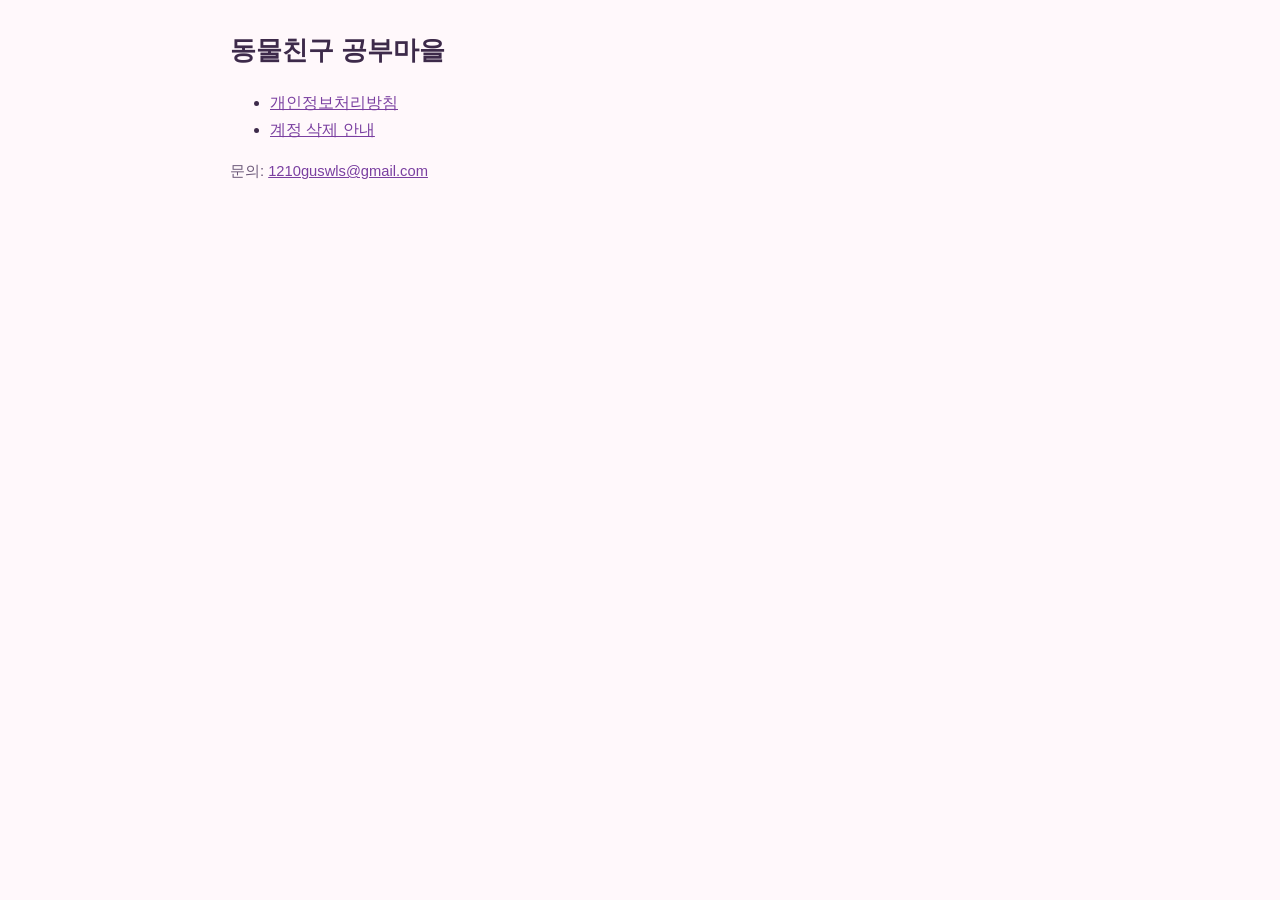
<file: index.html>
<!DOCTYPE html>
<html lang="ko">
<head>
<meta charset="utf-8">
<meta name="viewport" content="width=device-width, initial-scale=1">
<title>동물친구 공부마을</title>
<link rel="stylesheet" href="style.css">
</head>
<body>
<main>
<h1>동물친구 공부마을</h1>
<ul>
<li><a href="privacy.html">개인정보처리방침</a></li>
<li><a href="delete.html">계정 삭제 안내</a></li>
</ul>
<p class="meta">문의: <a href="mailto:1210guswls@gmail.com">1210guswls@gmail.com</a></p>
</main>
</body>
</html>
</file>
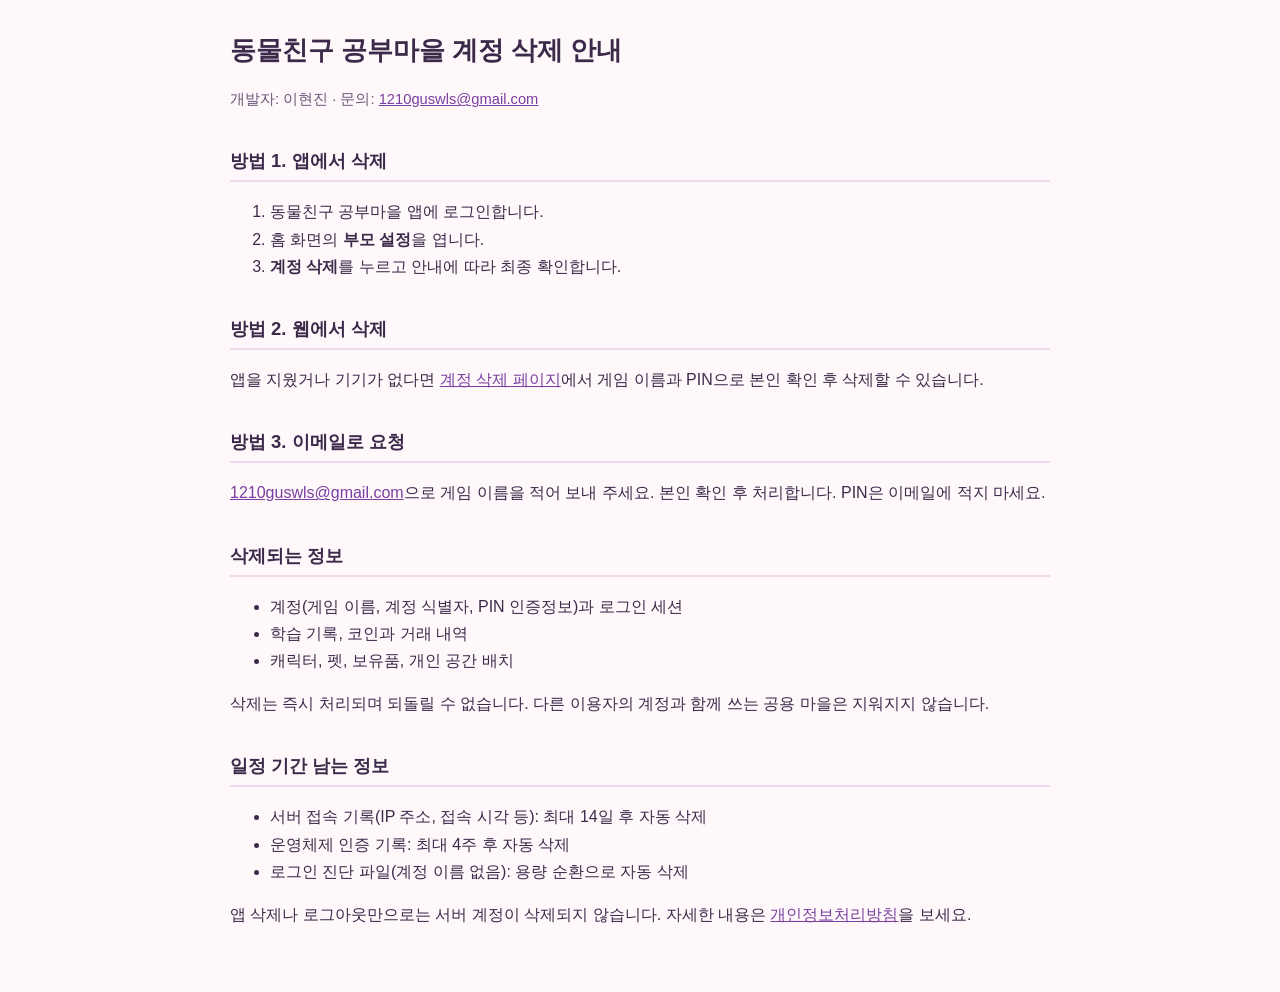
<file: delete.html>
<!DOCTYPE html>
<html lang="ko">
<head>
<meta charset="utf-8">
<meta name="viewport" content="width=device-width, initial-scale=1">
<title>계정 삭제 안내 | 동물친구 공부마을</title>
<link rel="stylesheet" href="style.css">
</head>
<body>
<main>
<h1>동물친구 공부마을 계정 삭제 안내</h1>
<p class="meta">개발자: 이현진 · 문의: <a href="mailto:1210guswls@gmail.com">1210guswls@gmail.com</a></p>

<h2>방법 1. 앱에서 삭제</h2>
<ol>
<li>동물친구 공부마을 앱에 로그인합니다.</li>
<li>홈 화면의 <b>부모 설정</b>을 엽니다.</li>
<li><b>계정 삭제</b>를 누르고 안내에 따라 최종 확인합니다.</li>
</ol>

<h2>방법 2. 웹에서 삭제</h2>
<p>앱을 지웠거나 기기가 없다면 <a href="https://15.165.115.21/account/delete">계정 삭제 페이지</a>에서 게임 이름과 PIN으로 본인 확인 후 삭제할 수 있습니다.</p>

<h2>방법 3. 이메일로 요청</h2>
<p><a href="mailto:1210guswls@gmail.com?subject=%EA%B3%84%EC%A0%95%20%EC%82%AD%EC%A0%9C%20%EC%9A%94%EC%B2%AD">1210guswls@gmail.com</a>으로 게임 이름을 적어 보내 주세요. 본인 확인 후 처리합니다. PIN은 이메일에 적지 마세요.</p>

<h2>삭제되는 정보</h2>
<ul>
<li>계정(게임 이름, 계정 식별자, PIN 인증정보)과 로그인 세션</li>
<li>학습 기록, 코인과 거래 내역</li>
<li>캐릭터, 펫, 보유품, 개인 공간 배치</li>
</ul>
<p>삭제는 즉시 처리되며 되돌릴 수 없습니다. 다른 이용자의 계정과 함께 쓰는 공용 마을은 지워지지 않습니다.</p>

<h2>일정 기간 남는 정보</h2>
<ul>
<li>서버 접속 기록(IP 주소, 접속 시각 등): 최대 14일 후 자동 삭제</li>
<li>운영체제 인증 기록: 최대 4주 후 자동 삭제</li>
<li>로그인 진단 파일(계정 이름 없음): 용량 순환으로 자동 삭제</li>
</ul>
<p>앱 삭제나 로그아웃만으로는 서버 계정이 삭제되지 않습니다. 자세한 내용은 <a href="privacy.html">개인정보처리방침</a>을 보세요.</p>
</main>
</body>
</html>
</file>
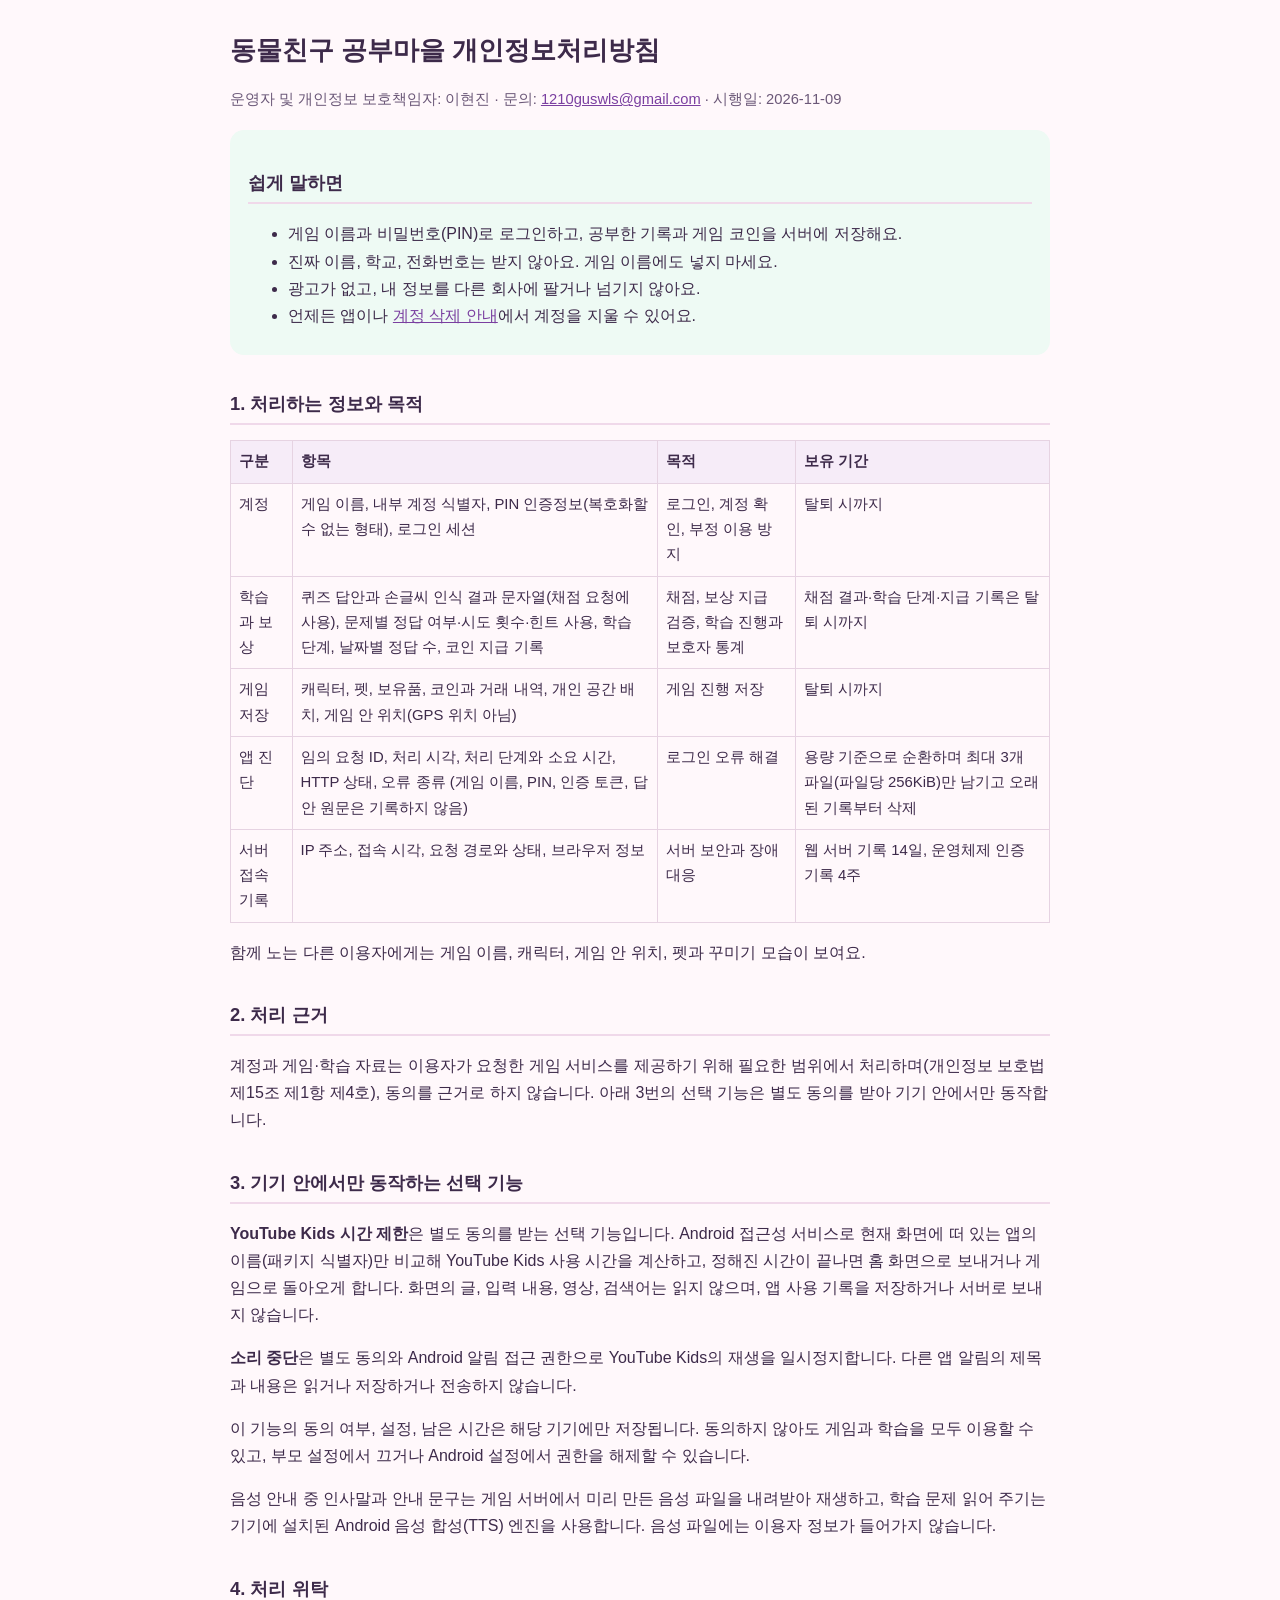
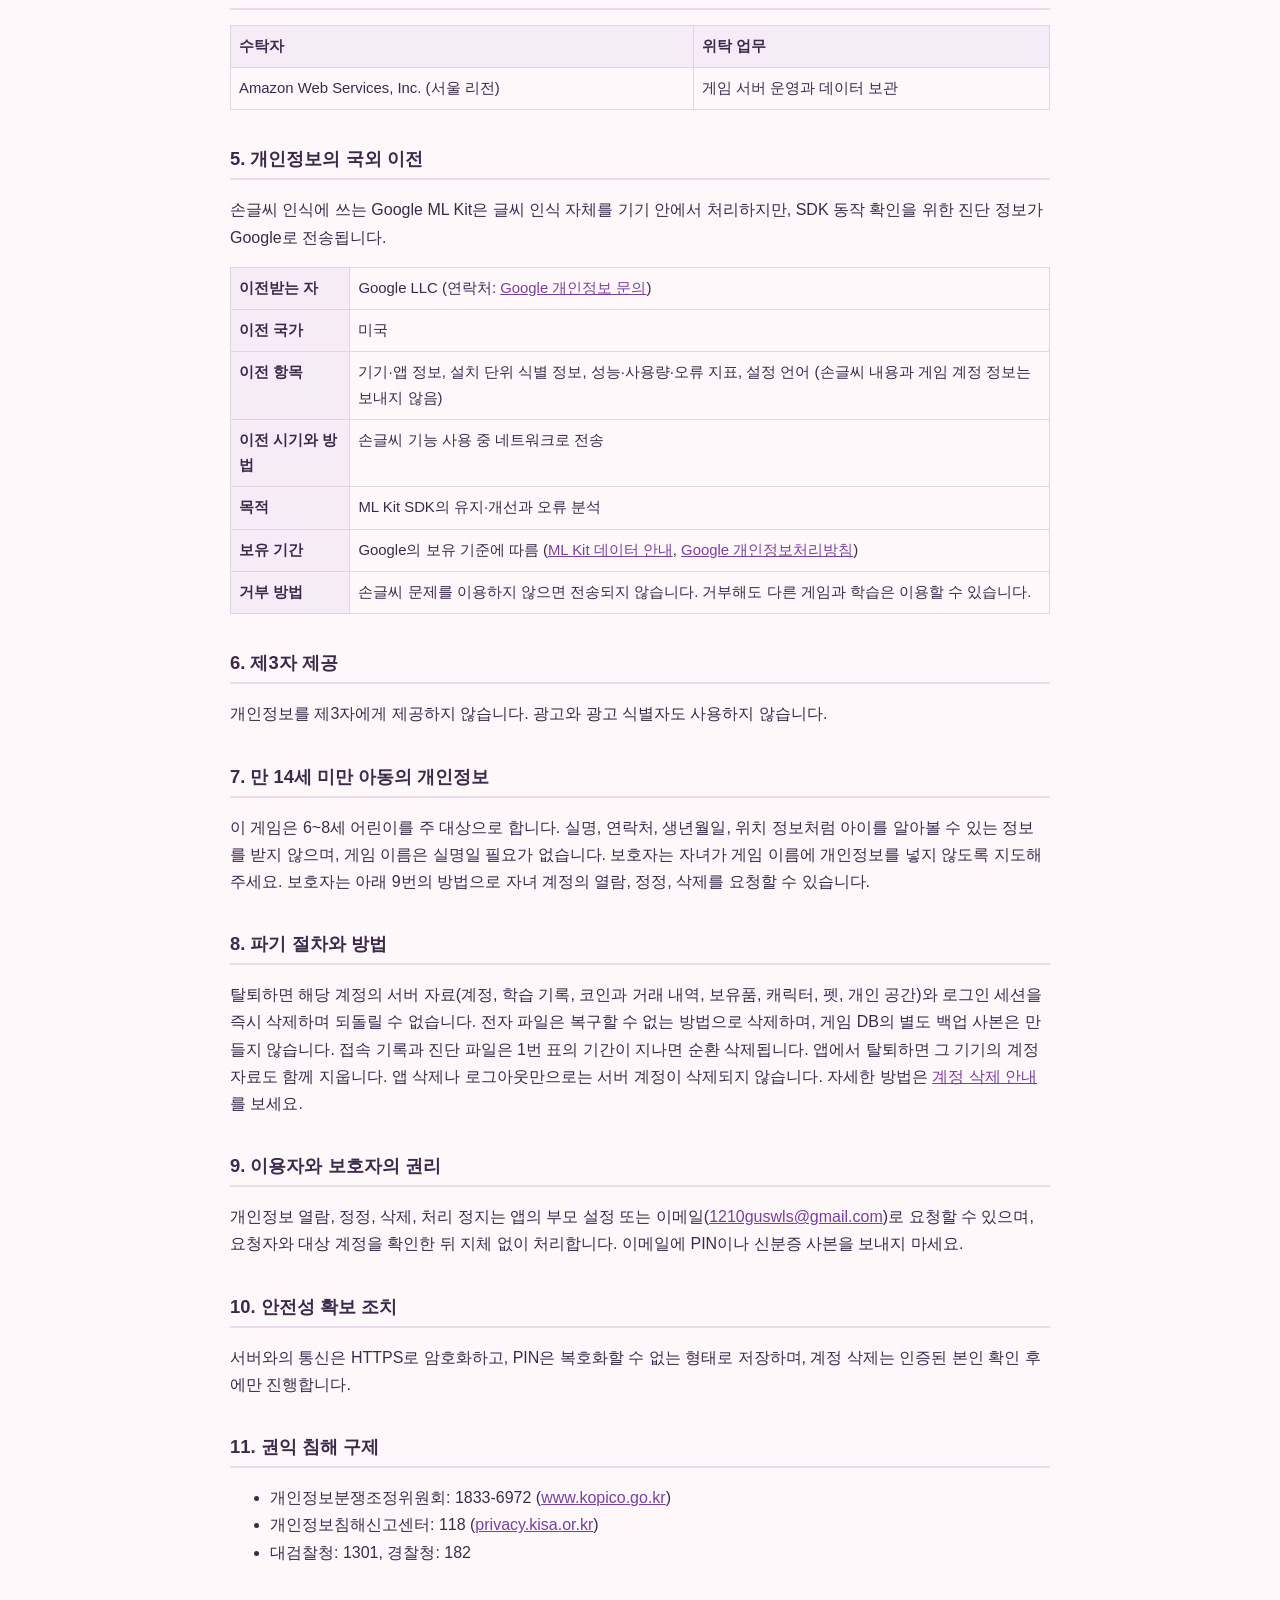
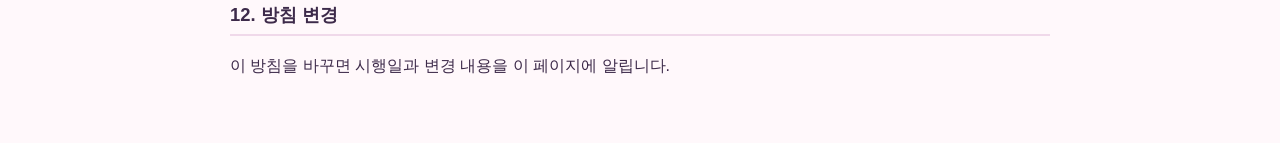
<file: privacy.html>
<!DOCTYPE html>
<html lang="ko">
<head>
<meta charset="utf-8">
<meta name="viewport" content="width=device-width, initial-scale=1">
<title>개인정보처리방침 | 동물친구 공부마을</title>
<link rel="stylesheet" href="style.css">
</head>
<body>
<main>
<h1>동물친구 공부마을 개인정보처리방침</h1>
<p class="meta">운영자 및 개인정보 보호책임자: 이현진 · 문의: <a href="mailto:1210guswls@gmail.com">1210guswls@gmail.com</a> · 시행일: 2026-11-09</p>

<section class="summary">
<h2>쉽게 말하면</h2>
<ul>
<li>게임 이름과 비밀번호(PIN)로 로그인하고, 공부한 기록과 게임 코인을 서버에 저장해요.</li>
<li>진짜 이름, 학교, 전화번호는 받지 않아요. 게임 이름에도 넣지 마세요.</li>
<li>광고가 없고, 내 정보를 다른 회사에 팔거나 넘기지 않아요.</li>
<li>언제든 앱이나 <a href="delete.html">계정 삭제 안내</a>에서 계정을 지울 수 있어요.</li>
</ul>
</section>

<h2>1. 처리하는 정보와 목적</h2>
<table>
<tr><th>구분</th><th>항목</th><th>목적</th><th>보유 기간</th></tr>
<tr><td>계정</td><td>게임 이름, 내부 계정 식별자, PIN 인증정보(복호화할 수 없는 형태), 로그인 세션</td><td>로그인, 계정 확인, 부정 이용 방지</td><td>탈퇴 시까지</td></tr>
<tr><td>학습과 보상</td><td>퀴즈 답안과 손글씨 인식 결과 문자열(채점 요청에 사용), 문제별 정답 여부·시도 횟수·힌트 사용, 학습 단계, 날짜별 정답 수, 코인 지급 기록</td><td>채점, 보상 지급 검증, 학습 진행과 보호자 통계</td><td>채점 결과·학습 단계·지급 기록은 탈퇴 시까지</td></tr>
<tr><td>게임 저장</td><td>캐릭터, 펫, 보유품, 코인과 거래 내역, 개인 공간 배치, 게임 안 위치(GPS 위치 아님)</td><td>게임 진행 저장</td><td>탈퇴 시까지</td></tr>
<tr><td>앱 진단</td><td>임의 요청 ID, 처리 시각, 처리 단계와 소요 시간, HTTP 상태, 오류 종류 (게임 이름, PIN, 인증 토큰, 답안 원문은 기록하지 않음)</td><td>로그인 오류 해결</td><td>용량 기준으로 순환하며 최대 3개 파일(파일당 256KiB)만 남기고 오래된 기록부터 삭제</td></tr>
<tr><td>서버 접속 기록</td><td>IP 주소, 접속 시각, 요청 경로와 상태, 브라우저 정보</td><td>서버 보안과 장애 대응</td><td>웹 서버 기록 14일, 운영체제 인증 기록 4주</td></tr>
</table>
<p>함께 노는 다른 이용자에게는 게임 이름, 캐릭터, 게임 안 위치, 펫과 꾸미기 모습이 보여요.</p>

<h2>2. 처리 근거</h2>
<p>계정과 게임·학습 자료는 이용자가 요청한 게임 서비스를 제공하기 위해 필요한 범위에서 처리하며(개인정보 보호법 제15조 제1항 제4호), 동의를 근거로 하지 않습니다. 아래 3번의 선택 기능은 별도 동의를 받아 기기 안에서만 동작합니다.</p>

<h2>3. 기기 안에서만 동작하는 선택 기능</h2>
<p><b>YouTube Kids 시간 제한</b>은 별도 동의를 받는 선택 기능입니다. Android 접근성 서비스로 현재 화면에 떠 있는 앱의 이름(패키지 식별자)만 비교해 YouTube Kids 사용 시간을 계산하고, 정해진 시간이 끝나면 홈 화면으로 보내거나 게임으로 돌아오게 합니다. 화면의 글, 입력 내용, 영상, 검색어는 읽지 않으며, 앱 사용 기록을 저장하거나 서버로 보내지 않습니다.</p>
<p><b>소리 중단</b>은 별도 동의와 Android 알림 접근 권한으로 YouTube Kids의 재생을 일시정지합니다. 다른 앱 알림의 제목과 내용은 읽거나 저장하거나 전송하지 않습니다.</p>
<p>이 기능의 동의 여부, 설정, 남은 시간은 해당 기기에만 저장됩니다. 동의하지 않아도 게임과 학습을 모두 이용할 수 있고, 부모 설정에서 끄거나 Android 설정에서 권한을 해제할 수 있습니다.</p>
<p>음성 안내 중 인사말과 안내 문구는 게임 서버에서 미리 만든 음성 파일을 내려받아 재생하고, 학습 문제 읽어 주기는 기기에 설치된 Android 음성 합성(TTS) 엔진을 사용합니다. 음성 파일에는 이용자 정보가 들어가지 않습니다.</p>

<h2>4. 처리 위탁</h2>
<table>
<tr><th>수탁자</th><th>위탁 업무</th></tr>
<tr><td>Amazon Web Services, Inc. (서울 리전)</td><td>게임 서버 운영과 데이터 보관</td></tr>
</table>

<h2>5. 개인정보의 국외 이전</h2>
<p>손글씨 인식에 쓰는 Google ML Kit은 글씨 인식 자체를 기기 안에서 처리하지만, SDK 동작 확인을 위한 진단 정보가 Google로 전송됩니다.</p>
<table>
<tr><th>이전받는 자</th><td>Google LLC (연락처: <a href="https://support.google.com/policies/contact/general_privacy_form">Google 개인정보 문의</a>)</td></tr>
<tr><th>이전 국가</th><td>미국</td></tr>
<tr><th>이전 항목</th><td>기기·앱 정보, 설치 단위 식별 정보, 성능·사용량·오류 지표, 설정 언어 (손글씨 내용과 게임 계정 정보는 보내지 않음)</td></tr>
<tr><th>이전 시기와 방법</th><td>손글씨 기능 사용 중 네트워크로 전송</td></tr>
<tr><th>목적</th><td>ML Kit SDK의 유지·개선과 오류 분석</td></tr>
<tr><th>보유 기간</th><td>Google의 보유 기준에 따름 (<a href="https://developers.google.com/ml-kit/android-data-disclosure">ML Kit 데이터 안내</a>, <a href="https://policies.google.com/privacy">Google 개인정보처리방침</a>)</td></tr>
<tr><th>거부 방법</th><td>손글씨 문제를 이용하지 않으면 전송되지 않습니다. 거부해도 다른 게임과 학습은 이용할 수 있습니다.</td></tr>
</table>

<h2>6. 제3자 제공</h2>
<p>개인정보를 제3자에게 제공하지 않습니다. 광고와 광고 식별자도 사용하지 않습니다.</p>

<h2>7. 만 14세 미만 아동의 개인정보</h2>
<p>이 게임은 6~8세 어린이를 주 대상으로 합니다. 실명, 연락처, 생년월일, 위치 정보처럼 아이를 알아볼 수 있는 정보를 받지 않으며, 게임 이름은 실명일 필요가 없습니다. 보호자는 자녀가 게임 이름에 개인정보를 넣지 않도록 지도해 주세요. 보호자는 아래 9번의 방법으로 자녀 계정의 열람, 정정, 삭제를 요청할 수 있습니다.</p>

<h2>8. 파기 절차와 방법</h2>
<p>탈퇴하면 해당 계정의 서버 자료(계정, 학습 기록, 코인과 거래 내역, 보유품, 캐릭터, 펫, 개인 공간)와 로그인 세션을 즉시 삭제하며 되돌릴 수 없습니다. 전자 파일은 복구할 수 없는 방법으로 삭제하며, 게임 DB의 별도 백업 사본은 만들지 않습니다. 접속 기록과 진단 파일은 1번 표의 기간이 지나면 순환 삭제됩니다. 앱에서 탈퇴하면 그 기기의 계정 자료도 함께 지웁니다. 앱 삭제나 로그아웃만으로는 서버 계정이 삭제되지 않습니다. 자세한 방법은 <a href="delete.html">계정 삭제 안내</a>를 보세요.</p>

<h2>9. 이용자와 보호자의 권리</h2>
<p>개인정보 열람, 정정, 삭제, 처리 정지는 앱의 부모 설정 또는 이메일(<a href="mailto:1210guswls@gmail.com">1210guswls@gmail.com</a>)로 요청할 수 있으며, 요청자와 대상 계정을 확인한 뒤 지체 없이 처리합니다. 이메일에 PIN이나 신분증 사본을 보내지 마세요.</p>

<h2>10. 안전성 확보 조치</h2>
<p>서버와의 통신은 HTTPS로 암호화하고, PIN은 복호화할 수 없는 형태로 저장하며, 계정 삭제는 인증된 본인 확인 후에만 진행합니다.</p>

<h2>11. 권익 침해 구제</h2>
<ul>
<li>개인정보분쟁조정위원회: 1833-6972 (<a href="https://www.kopico.go.kr">www.kopico.go.kr</a>)</li>
<li>개인정보침해신고센터: 118 (<a href="https://privacy.kisa.or.kr">privacy.kisa.or.kr</a>)</li>
<li>대검찰청: 1301, 경찰청: 182</li>
</ul>

<h2>12. 방침 변경</h2>
<p>이 방침을 바꾸면 시행일과 변경 내용을 이 페이지에 알립니다.</p>
</main>
</body>
</html>
</file>
<file: style.css>
body{margin:0;background:#fff8fb;color:#3d2a4a;font-family:-apple-system,"Apple SD Gothic Neo","Noto Sans KR","Malgun Gothic",sans-serif;line-height:1.7}
main{max-width:820px;margin:0 auto;padding:24px 18px 48px}
h1{font-size:1.6rem;margin:.2em 0 .4em}
h2{font-size:1.15rem;margin-top:1.8em;border-bottom:2px solid #f0d9ea;padding-bottom:.2em}
.meta{color:#6b5878;font-size:.92rem}
.summary{background:#eefaf4;border-radius:14px;padding:4px 18px 10px;margin:18px 0}
table{border-collapse:collapse;width:100%;font-size:.93rem;margin:.6em 0}
th,td{border:1px solid #e6d3e2;padding:8px;text-align:left;vertical-align:top}
th{background:#f6ecf8}
a{color:#7a3fa0}
</file>
